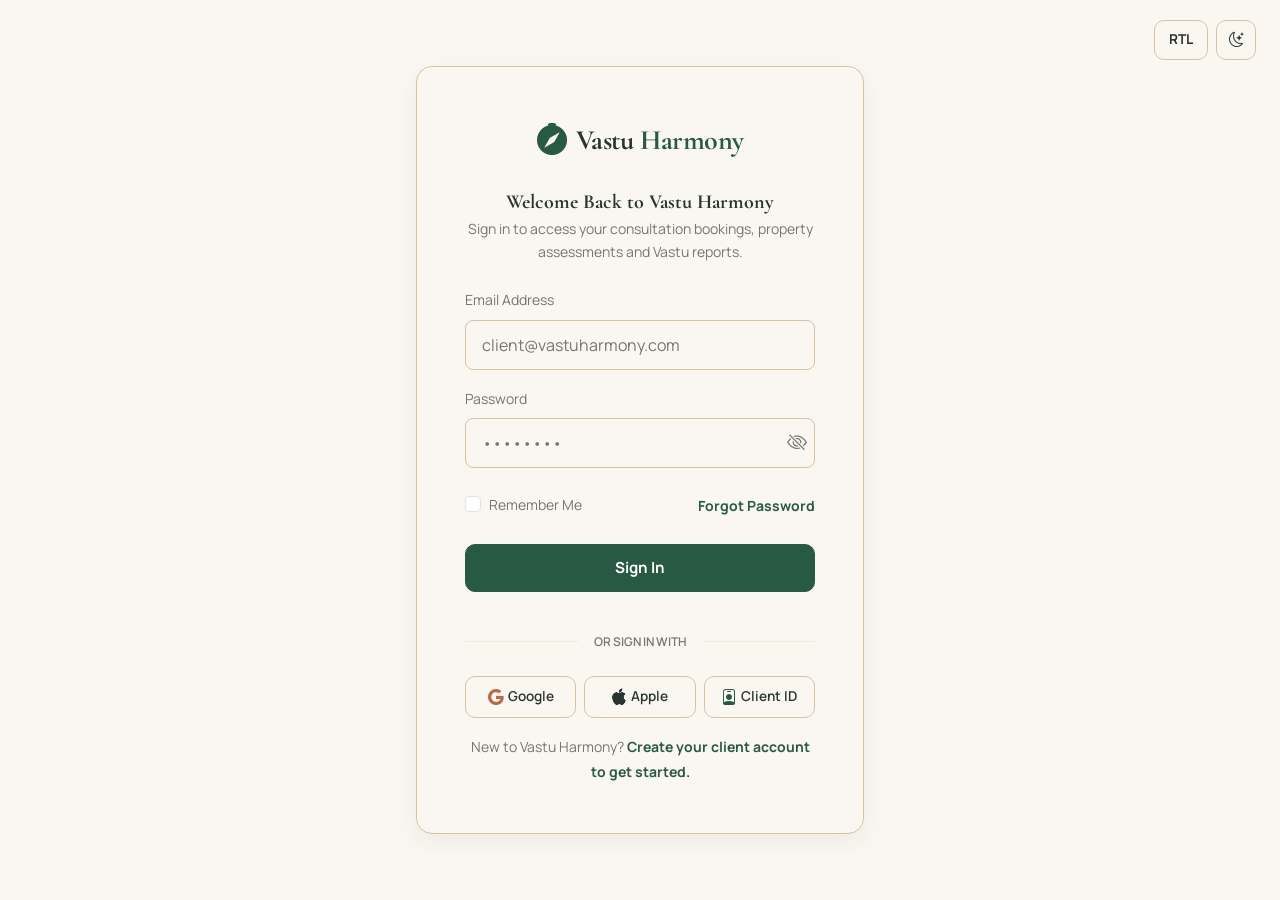
<file: login.html>
<!DOCTYPE html>
<html lang="en">

<head>
    <meta charset="UTF-8">
    <meta name="viewport" content="width=device-width, initial-scale=1.0">
    <title>Client Login Portal | Vastu Harmony</title>

    <link rel="icon" type="image/svg+xml" href="favicon.svg">
    <meta name="description"
        content="Sign in to access your consultation bookings, property assessments and Vastu reports.">

    <!-- Google Fonts: Cormorant Garamond (Headings) + Manrope (Body) -->
    <link rel="preconnect" href="https://fonts.googleapis.com">
    <link rel="preconnect" href="https://fonts.gstatic.com" crossorigin>
    <link
        href="https://fonts.googleapis.com/css2?family=Cormorant+Garamond:ital,wght@0,500;0,600;0,700;1,600&family=Manrope:wght@400;500;600;700&display=swap"
        rel="stylesheet">

    <!-- Bootstrap 5 CSS -->
    <link href="https://cdn.jsdelivr.net/npm/bootstrap@5.3.2/dist/css/bootstrap.min.css" rel="stylesheet">
    <!-- Bootstrap Icons -->
    <link rel="stylesheet" href="https://cdn.jsdelivr.net/npm/bootstrap-icons@1.11.1/font/bootstrap-icons.css">

    <!-- Custom CSS -->
    <link rel="stylesheet" href="assets/css/style.css">
    <link rel="stylesheet" href="assets/css/dark-mode.css">
    <link rel="stylesheet" href="assets/css/rtl.css">
</head>

<body data-theme="light" class="bg-primary-dark auth-page">

    <div class="container-fluid p-0 min-vh-100 d-flex flex-column justify-content-center align-items-center py-4">

        <div class="w-100 px-3" style="max-width: 480px;">

            <!-- Controls -->
            <div class="auth-top-controls d-flex justify-content-end gap-2 mb-3 z-index-3">
                <a href="#" id="rtlToggle"
                    class="btn btn-secondary-custom d-flex align-items-center justify-content-center fw-bold"
                    style="height: 40px; padding: 0 14px; font-size: 0.85rem;" title="Toggle RTL">RTL</a>
                <a href="#" id="themeToggle"
                    class="btn btn-secondary-custom d-flex align-items-center justify-content-center"
                    style="width: 40px; height: 40px;" title="Toggle Theme"><i class="bi bi-moon-stars fs-5"></i></a>
            </div>

            <div class="glass-card p-4 p-md-5 fade-up w-100">
                <div class="text-center mb-4">
                    <a class="navbar-brand justify-content-center mb-2 d-inline-flex align-items-center gap-2"
                        href="index.html">
                        <i class="bi bi-compass-fill fs-2 text-primary-accent"></i>
                        <span class="fs-3 fw-bold">Vastu <span class="text-primary-accent">Harmony</span></span>
                    </a>
                    <h4 class="fw-bold mt-3 mb-1">Welcome Back to Vastu Harmony</h4>
                    <p class="text-secondary small mb-0">Sign in to access your consultation bookings, property
                        assessments and Vastu reports.</p>
                </div>

                <form action="dashboard.html">
                    <div class="mb-3">
                        <label class="form-label text-secondary small">Email Address</label>
                        <input type="email" class="form-control form-control-glass"
                            placeholder="client@vastuharmony.com" required>
                    </div>

                    <div class="mb-4">
                        <label class="form-label text-secondary small">Password</label>
                        <div class="position-relative">
                            <input type="password" class="form-control form-control-glass pe-5" id="loginPassword"
                                placeholder="••••••••" required>
                            <button type="button"
                                class="btn text-secondary position-absolute end-0 top-50 translate-middle-y me-2 p-0 border-0 bg-transparent"
                                onclick="togglePasswordVisibility('loginPassword', this)"
                                title="Toggle Password Visibility">
                                <i class="bi bi-eye-slash fs-5"></i>
                            </button>
                        </div>
                    </div>

                    <div class="d-flex justify-content-between align-items-center flex-wrap gap-2 mb-4">
                        <div class="form-check">
                            <input type="checkbox" class="form-check-input" id="rememberMe">
                            <label class="form-check-label text-secondary small" for="rememberMe">Remember Me</label>
                        </div>
                        <a href="#"
                            onclick="alert('Password reset instructions have been sent to your registered email address.');"
                            class="text-primary-accent text-decoration-none small fw-bold text-nowrap">Forgot Password</a>
                    </div>

                    <button type="submit" class="btn btn-primary-orange w-100 mb-3 fw-bold">Sign In</button>

                    <!-- Social Login Divider -->
                    <div class="d-flex align-items-center my-4">
                        <hr class="flex-grow-1 border-secondary my-0">
                        <span class="px-3 text-secondary small text-uppercase fw-semibold"
                            style="font-size: 0.75rem;">Or Sign In With</span>
                        <hr class="flex-grow-1 border-secondary my-0">
                    </div>

                    <!-- Social Login Buttons Row -->
                    <div class="row g-2 mb-3 align-items-stretch">
                        <div class="col-4 d-flex">
                            <button type="button"
                                class="btn btn-secondary-custom w-100 py-2 px-2 d-flex align-items-center justify-content-center gap-1 small fw-semibold text-nowrap"
                                onclick="window.location.href='dashboard.html';" title="Sign in with Google">
                                <i class="bi bi-google text-terracotta fs-6"></i> <span>Google</span>
                            </button>
                        </div>
                        <div class="col-4 d-flex">
                            <button type="button"
                                class="btn btn-secondary-custom w-100 py-2 px-2 d-flex align-items-center justify-content-center gap-1 small fw-semibold text-nowrap"
                                onclick="window.location.href='dashboard.html';" title="Sign in with Apple">
                                <i class="bi bi-apple fs-6"></i> <span>Apple</span>
                            </button>
                        </div>
                        <div class="col-4 d-flex">
                            <button type="button"
                                class="btn btn-secondary-custom w-100 py-2 px-2 d-flex align-items-center justify-content-center gap-1 small fw-semibold text-nowrap"
                                onclick="window.location.href='dashboard.html';" title="Sign in with Client ID">
                                <i class="bi bi-person-badge text-primary-accent fs-6"></i> <span>Client ID</span>
                            </button>
                        </div>
                    </div>

                    <div class="text-center mt-3">
                        <span class="text-secondary small">New to Vastu Harmony? <a href="register.html"
                                class="text-primary-accent text-decoration-none fw-bold">Create your client account to
                                get started.</a></span>
                    </div>
                </form>
            </div>
        </div>

    </div>

    <script src="https://cdn.jsdelivr.net/npm/bootstrap@5.3.2/dist/js/bootstrap.bundle.min.js"></script>
    <script src="assets/js/main.js"></script>
</body>

</html>
</file>
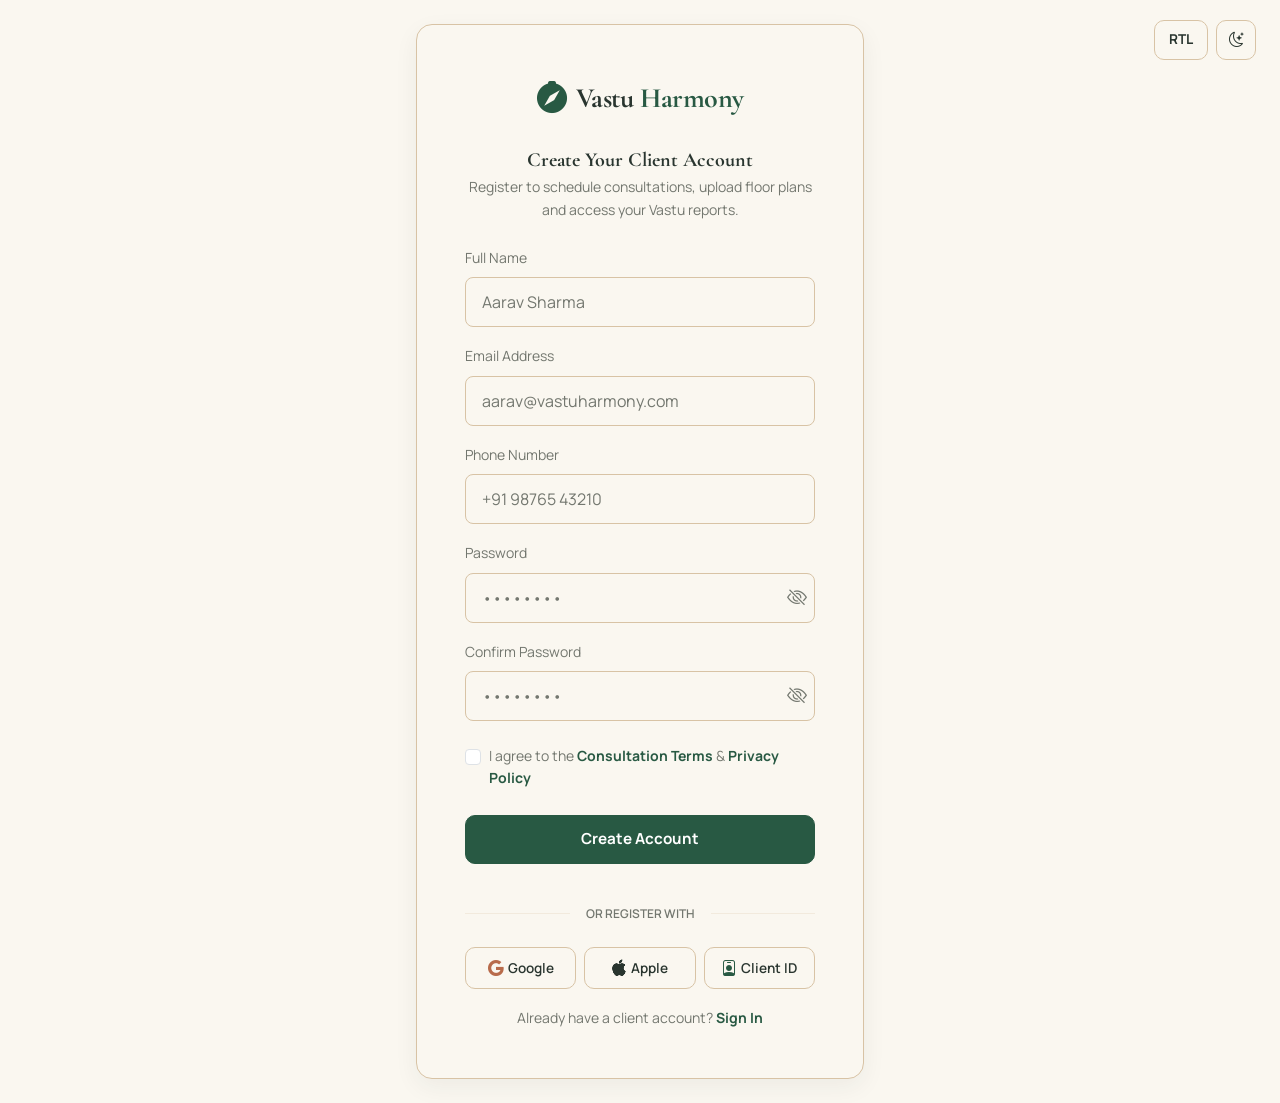
<file: register.html>
<!DOCTYPE html>
<html lang="en">

<head>
    <meta charset="UTF-8">
    <meta name="viewport" content="width=device-width, initial-scale=1.0">
    <title>Create Your Client Account | Vastu Harmony</title>

    <link rel="icon" type="image/svg+xml" href="favicon.svg">
    <meta name="description"
        content="Create your Vastu Harmony client account to manage your consultation bookings, floor plan uploads and Vastu assessment reports.">

    <!-- Google Fonts: Cormorant Garamond (Headings) + Manrope (Body) -->
    <link rel="preconnect" href="https://fonts.googleapis.com">
    <link rel="preconnect" href="https://fonts.gstatic.com" crossorigin>
    <link
        href="https://fonts.googleapis.com/css2?family=Cormorant+Garamond:ital,wght@0,500;0,600;0,700;1,600&family=Manrope:wght@400;500;600;700&display=swap"
        rel="stylesheet">

    <!-- Bootstrap 5 CSS -->
    <link href="https://cdn.jsdelivr.net/npm/bootstrap@5.3.2/dist/css/bootstrap.min.css" rel="stylesheet">
    <!-- Bootstrap Icons -->
    <link rel="stylesheet" href="https://cdn.jsdelivr.net/npm/bootstrap-icons@1.11.1/font/bootstrap-icons.css">

    <!-- Custom CSS -->
    <link rel="stylesheet" href="assets/css/style.css">
    <link rel="stylesheet" href="assets/css/dark-mode.css">
    <link rel="stylesheet" href="assets/css/rtl.css">
</head>

<body data-theme="light" class="bg-primary-dark auth-page">

    <div class="container-fluid p-0 min-vh-100 d-flex flex-column justify-content-center align-items-center py-4">

        <div class="w-100 px-3" style="max-width: 480px;">

            <!-- Controls -->
            <div class="auth-top-controls d-flex justify-content-end gap-2 mb-3 z-index-3">
                <a href="#" id="rtlToggle"
                    class="btn btn-secondary-custom d-flex align-items-center justify-content-center fw-bold"
                    style="height: 40px; padding: 0 14px; font-size: 0.85rem;" title="Toggle RTL">RTL</a>
                <a href="#" id="themeToggle"
                    class="btn btn-secondary-custom d-flex align-items-center justify-content-center"
                    style="width: 40px; height: 40px;" title="Toggle Theme"><i class="bi bi-moon-stars fs-5"></i></a>
            </div>

            <div class="glass-card p-4 p-md-5 fade-up w-100">
                <div class="text-center mb-4">
                    <a class="navbar-brand justify-content-center mb-2 d-inline-flex align-items-center gap-2"
                        href="index.html">
                        <i class="bi bi-compass-fill fs-2 text-primary-accent"></i>
                        <span class="fs-3 fw-bold">Vastu <span class="text-primary-accent">Harmony</span></span>
                    </a>
                    <h4 class="fw-bold mt-3 mb-1">Create Your Client Account</h4>
                    <p class="text-secondary small mb-0">Register to schedule consultations, upload floor plans and
                        access your Vastu reports.</p>
                </div>

                <form action="login.html">
                    <div class="mb-3">
                        <label class="form-label text-secondary small">Full Name</label>
                        <input type="text" class="form-control form-control-glass" placeholder="Aarav Sharma" required>
                    </div>

                    <div class="mb-3">
                        <label class="form-label text-secondary small">Email Address</label>
                        <input type="email" class="form-control form-control-glass" placeholder="aarav@vastuharmony.com"
                            required>
                    </div>

                    <div class="mb-3">
                        <label class="form-label text-secondary small">Phone Number</label>
                        <input type="tel" class="form-control form-control-glass" placeholder="+91 98765 43210"
                            required>
                    </div>

                    <div class="mb-3">
                        <label class="form-label text-secondary small">Password</label>
                        <div class="position-relative">
                            <input type="password" class="form-control form-control-glass pe-5" id="regPassword"
                                placeholder="••••••••" required>
                            <button type="button"
                                class="btn text-secondary position-absolute end-0 top-50 translate-middle-y me-2 p-0 border-0 bg-transparent"
                                onclick="togglePasswordVisibility('regPassword', this)"
                                title="Toggle Password Visibility">
                                <i class="bi bi-eye-slash fs-5"></i>
                            </button>
                        </div>
                    </div>

                    <div class="mb-4">
                        <label class="form-label text-secondary small">Confirm Password</label>
                        <div class="position-relative">
                            <input type="password" class="form-control form-control-glass pe-5" id="confirmPassword"
                                placeholder="••••••••" required>
                            <button type="button"
                                class="btn text-secondary position-absolute end-0 top-50 translate-middle-y me-2 p-0 border-0 bg-transparent"
                                onclick="togglePasswordVisibility('confirmPassword', this)"
                                title="Toggle Password Visibility">
                                <i class="bi bi-eye-slash fs-5"></i>
                            </button>
                        </div>
                    </div>

                    <div class="form-check mb-4">
                        <input type="checkbox" class="form-check-input" id="privacyPolicy" required>
                        <label class="form-check-label text-secondary small" for="privacyPolicy">
                            I agree to the <a href="#"
                                class="text-primary-accent text-decoration-none fw-bold">Consultation Terms</a> & <a
                                href="#" class="text-primary-accent text-decoration-none fw-bold">Privacy Policy</a>
                        </label>
                    </div>

                    <button type="submit" class="btn btn-primary-orange w-100 mb-3 fw-bold">Create Account</button>

                    <!-- Social Login Divider -->
                    <div class="d-flex align-items-center my-4">
                        <hr class="flex-grow-1 border-secondary my-0">
                        <span class="px-3 text-secondary small text-uppercase fw-semibold"
                            style="font-size: 0.75rem;">Or Register With</span>
                        <hr class="flex-grow-1 border-secondary my-0">
                    </div>

                    <!-- Social Login Buttons Row -->
                    <div class="row g-2 mb-3 align-items-stretch">
                        <div class="col-4 d-flex">
                            <button type="button"
                                class="btn btn-secondary-custom w-100 py-2 px-2 d-flex align-items-center justify-content-center gap-1 small fw-semibold text-nowrap"
                                onclick="window.location.href='dashboard.html';" title="Sign up with Google">
                                <i class="bi bi-google text-terracotta fs-6"></i> <span>Google</span>
                            </button>
                        </div>
                        <div class="col-4 d-flex">
                            <button type="button"
                                class="btn btn-secondary-custom w-100 py-2 px-2 d-flex align-items-center justify-content-center gap-1 small fw-semibold text-nowrap"
                                onclick="window.location.href='dashboard.html';" title="Sign up with Apple">
                                <i class="bi bi-apple fs-6"></i> <span>Apple</span>
                            </button>
                        </div>
                        <div class="col-4 d-flex">
                            <button type="button"
                                class="btn btn-secondary-custom w-100 py-2 px-2 d-flex align-items-center justify-content-center gap-1 small fw-semibold text-nowrap"
                                onclick="window.location.href='dashboard.html';" title="Sign up with Client ID">
                                <i class="bi bi-person-badge text-primary-accent fs-6"></i> <span>Client ID</span>
                            </button>
                        </div>
                    </div>

                    <div class="text-center mt-3">
                        <span class="text-secondary small">Already have a client account? <a href="login.html"
                                class="text-primary-accent text-decoration-none fw-bold">Sign In</a></span>
                    </div>
                </form>
            </div>
        </div>

    </div>

    <script src="https://cdn.jsdelivr.net/npm/bootstrap@5.3.2/dist/js/bootstrap.bundle.min.js"></script>
    <script src="assets/js/main.js"></script>
</body>

</html>
</file>
<file: assets/css/style.css>
/* ==========================================================================
   Vastu Harmony — Professional Vastu Consultation & Architectural Guidance
   Palette: Deep Forest Green #285943 | Warm Sand #D8C3A5 | Antique Gold #C49A45
            Warm Ivory #FAF7F0 | Soft Sage #E8EFE7 | Deep Charcoal #29352F
            Muted Earth Grey #73776F | Terracotta #B86B4B
   Typography: Cormorant Garamond (Headings) + Manrope (Body, Navigation & Buttons)
   ========================================================================== */

:root {
    /* Palette — Traditional Indian Vastu Harmony Theme */
    --primary-bg: #FAF7F0;
    --secondary-bg: #E8EFE7;
    --card-bg: #FAF7F0;
    --primary-accent: #285943;
    --primary-accent-hover: #1E4533;
    --secondary-sand: #D8C3A5;
    --accent-gold: #C49A45;
    --highlight-terracotta: #B86B4B;
    --deep-black: #29352F;
    --pure-white: #FAF7F0;
    --text-primary: #29352F;
    --text-secondary: #73776F;
    --border-color: #D8C3A5;
    --card-shadow: 0 8px 24px rgba(41, 53, 47, 0.06);
    --glow-color: rgba(40, 89, 67, 0.22);
    
    /* Typography */
    --font-heading: 'Cormorant Garamond', Georgia, serif;
    --font-body: 'Manrope', sans-serif;
    
    /* UI Dimensions */
    --radius-card: 16px;
    --radius-btn: 10px;
    --navbar-bg: rgba(250, 247, 240, 0.94);
    --sidebar-bg: rgba(232, 239, 231, 0.97);
}

[data-theme="dark"] {
    /* Palette — Evening Vastu Sanctuary Theme */
    --primary-bg: #1C2520;
    --secondary-bg: #232E28;
    --card-bg: #232E28;
    --primary-accent: #285943;
    --primary-accent-hover: #C49A45;
    --secondary-sand: #D8C3A5;
    --accent-gold: #C49A45;
    --highlight-terracotta: #B86B4B;
    --deep-black: #141B17;
    --pure-white: #FAF7F0;
    --text-primary: #FAF7F0;
    --text-secondary: #D8C3A5;
    --border-color: rgba(216, 195, 165, 0.28);
    --card-shadow: 0 10px 30px rgba(0, 0, 0, 0.35);
    --glow-color: rgba(196, 154, 69, 0.25);
    --navbar-bg: rgba(28, 37, 32, 0.94);
    --sidebar-bg: rgba(35, 46, 40, 0.97);
}

* {
    margin: 0;
    padding: 0;
    box-sizing: border-box;
}

html {
    overflow-x: clip;
}

body {
    font-family: var(--font-body);
    background-color: var(--primary-bg);
    color: var(--text-primary);
    line-height: 1.6;
    overflow-x: clip;
    transition: background-color 0.3s ease, color 0.3s ease;
    -webkit-font-smoothing: antialiased;
}

/* Fluid Responsive Typography - Balanced Viewport Fit */
h1, .display-1, .display-2, .display-3 {
    font-family: var(--font-heading);
    font-weight: 700;
    font-size: clamp(2rem, 3.6vw, 2.9rem);
    line-height: 1.15;
    letter-spacing: -0.025em;
    color: var(--text-primary);
    margin-bottom: 1rem;
}

.display-4 {
    font-family: var(--font-heading);
    font-weight: 700;
    font-size: clamp(1.75rem, 3vw, 2.45rem);
    line-height: 1.18;
    letter-spacing: -0.02em;
    color: var(--text-primary);
    margin-bottom: 0.85rem;
}

h2, .display-5, .display-6 {
    font-family: var(--font-heading);
    font-weight: 700;
    font-size: clamp(1.5rem, 2.8vw, 2.2rem);
    line-height: 1.2;
    letter-spacing: -0.02em;
    color: var(--text-primary);
    margin-bottom: 0.85rem;
}

h3 {
    font-family: var(--font-heading);
    font-weight: 600;
    font-size: clamp(1.25rem, 2.2vw, 1.65rem);
    line-height: 1.25;
    letter-spacing: -0.01em;
    color: var(--text-primary);
    margin-bottom: 0.75rem;
}

h4 {
    font-family: var(--font-heading);
    font-weight: 600;
    font-size: clamp(1.1rem, 1.8vw, 1.25rem);
    color: var(--text-primary);
    margin-bottom: 0.65rem;
}

h5, h6 {
    font-family: var(--font-heading);
    font-weight: 600;
    color: var(--text-primary);
    margin-bottom: 0.45rem;
}

p, .lead {
    font-family: var(--font-body);
}

.lead {
    font-size: clamp(0.95rem, 1.25vw, 1.08rem);
    color: var(--text-secondary);
    line-height: 1.55;
}

/* Eyebrow Labels with Antique Gold & Terracotta accent line */
.eyebrow-label {
    display: inline-flex;
    align-items: center;
    gap: 0.5rem;
    font-family: var(--font-body);
    font-weight: 700;
    font-size: 0.82rem;
    letter-spacing: 0.08em;
    text-uppercase: uppercase;
    color: var(--primary-accent);
    margin-bottom: 0.75rem;
    position: relative;
}

.eyebrow-label::before {
    content: '';
    display: inline-block;
    width: 24px;
    height: 2px;
    background: var(--accent-gold);
    border-radius: 2px;
}

/* Text & Border Helpers */
.text-primary-accent { color: var(--primary-accent) !important; }
.bg-primary-accent { background-color: var(--primary-accent) !important; }
.text-secondary { color: var(--text-secondary) !important; }
.text-accent-gold { color: var(--accent-gold) !important; }
.text-terracotta { color: var(--highlight-terracotta) !important; }
.bg-terracotta { background-color: var(--highlight-terracotta) !important; }
.bg-accent-gold { background-color: var(--accent-gold) !important; }
.border-primary { border-color: var(--primary-accent) !important; }

.border-theme,
.border,
.border-top,
.border-end,
.border-bottom,
.border-start,
.border-secondary {
    border-color: var(--border-color) !important;
}

a {
    color: var(--primary-accent);
    text-decoration: none;
    transition: all 0.25s ease;
}

a:hover {
    color: var(--primary-accent-hover);
}

/* Background Utility Classes */
.bg-primary-dark { background-color: var(--primary-bg) !important; }
.bg-secondary-dark { background-color: var(--secondary-bg) !important; }

/* Navbar - Glassmorphism Fixed Top */
.navbar-glass {
    background: var(--navbar-bg);
    backdrop-filter: blur(12px);
    -webkit-backdrop-filter: blur(12px);
    border-bottom: 1px solid var(--border-color);
    position: fixed !important;
    top: 0;
    left: 0;
    right: 0;
    width: 100%;
    z-index: 1050;
    transition: background-color 0.3s ease, border-color 0.3s ease;
}

body:has(.navbar-glass) {
    padding-top: 76px;
}

@media (max-width: 991.98px) {
    body:has(.navbar-glass) {
        padding-top: 70px;
    }
}

.navbar-brand {
    font-family: var(--font-heading);
    font-weight: 700;
    font-size: 1.45rem;
    color: var(--text-primary) !important;
    display: flex;
    align-items: center;
    gap: 0.5rem;
    letter-spacing: -0.02em;
}

.navbar-brand i {
    color: var(--primary-accent);
}

.nav-link {
    font-family: var(--font-body);
    color: var(--text-secondary) !important;
    font-weight: 500;
    font-size: 0.95rem;
    padding: 0.5rem 1rem;
    position: relative;
    transition: color 0.25s ease;
}

.navbar-nav .nav-link:hover, 
.navbar-nav .nav-link.active {
    color: var(--primary-accent) !important;
}

.navbar-nav .nav-link::after {
    content: '';
    position: absolute;
    bottom: -2px;
    left: 50%;
    transform: translateX(-50%);
    width: 0;
    height: 2px;
    background: var(--primary-accent);
    transition: width 0.25s ease;
    border-radius: 2px;
}

.navbar-nav .nav-link:hover::after, 
.navbar-nav .nav-link.active::after {
    width: 70%;
}

/* Dashboard Sidebar Navigation - Single Consistent Active-State Style */
#sidebar .nav-link,
#dashboardTabs .nav-link {
    font-family: var(--font-body);
    color: var(--text-secondary) !important;
    font-weight: 500;
    font-size: 0.95rem;
    padding: 0.65rem 1rem;
    border-radius: var(--radius-btn);
    transition: color 0.2s ease, background-color 0.2s ease, box-shadow 0.2s ease;
    position: relative;
    border: none;
    background: transparent;
}

#sidebar .nav-link::after,
#dashboardTabs .nav-link::after {
    display: none !important;
    content: none !important;
    width: 0 !important;
    height: 0 !important;
}

#sidebar .nav-link:hover,
#dashboardTabs .nav-link:hover {
    color: var(--primary-accent) !important;
    background-color: rgba(40, 89, 67, 0.12) !important;
}

#sidebar .nav-link.active,
#dashboardTabs .nav-link.active,
.nav-pills .nav-link.active {
    color: #FAF7F0 !important;
    background-color: var(--primary-accent) !important;
    font-weight: 600;
    box-shadow: 0 4px 12px rgba(40, 89, 67, 0.25);
}

.navbar-toggler {
    padding: 0.4rem 0.6rem;
    border-radius: 8px;
    color: var(--text-primary) !important;
}

/* Header Controls Consistency (Theme, RTL, and Primary CTA) */
.navbar-glass .btn-secondary-custom,
.navbar-glass #rtlToggle,
.navbar-glass #themeToggle,
.navbar-glass a[href="dashboard.html"],
.navbar-glass .btn-primary-orange,
.navbar-glass a[href="login.html"],
.auth-top-controls #rtlToggle,
.auth-top-controls #themeToggle {
    height: 40px !important;
    border-radius: var(--radius-btn) !important;
    display: inline-flex !important;
    align-items: center !important;
    justify-content: center !important;
    box-sizing: border-box !important;
    line-height: 1;
}

.navbar-glass #themeToggle,
.navbar-glass a[href="dashboard.html"],
.auth-top-controls #themeToggle {
    width: 40px !important;
    height: 40px !important;
    padding: 0 !important;
    flex-shrink: 0;
}

.navbar-glass #rtlToggle,
.auth-top-controls #rtlToggle {
    height: 40px !important;
    min-width: 40px;
    padding: 0 14px !important;
    font-size: 0.85rem;
    flex-shrink: 0;
}

.navbar-glass .btn-primary-orange,
.navbar-glass a[href="login.html"] {
    height: 40px !important;
    padding: 0 1.5rem !important;
    font-size: 0.95rem;
    line-height: 1;
    white-space: nowrap;
}

/* Buttons — Primary & Secondary Accent */
.btn-gradient, .btn-primary-orange {
    background-color: var(--primary-accent);
    color: #FFFFFF !important;
    border: 1px solid var(--primary-accent);
    border-radius: var(--radius-btn);
    padding: 0.75rem 1.75rem;
    font-family: var(--font-body);
    font-weight: 600;
    font-size: 0.95rem;
    display: inline-flex;
    align-items: center;
    justify-content: center;
    gap: 0.5rem;
    cursor: pointer;
    transition: transform 0.25s cubic-bezier(0.16, 1, 0.3, 1), box-shadow 0.25s ease, background-color 0.25s ease;
}

.btn-gradient:hover, .btn-primary-orange:hover {
    background-color: var(--primary-accent-hover);
    border-color: var(--primary-accent-hover);
    transform: translateY(-2px);
    box-shadow: 0 6px 20px var(--glow-color);
}

.btn-outline-glow, .btn-secondary-custom {
    background: transparent;
    color: var(--text-primary);
    border: 1px solid var(--border-color);
    border-radius: var(--radius-btn);
    padding: 0.75rem 1.75rem;
    font-family: var(--font-body);
    font-weight: 600;
    font-size: 0.95rem;
    display: inline-flex;
    align-items: center;
    justify-content: center;
    gap: 0.5rem;
    cursor: pointer;
    transition: all 0.25s ease;
}

.btn-outline-glow:hover, .btn-secondary-custom:hover {
    border-color: var(--primary-accent);
    color: var(--primary-accent);
    background: rgba(40, 89, 67, 0.08);
    transform: translateY(-2px);
}

.btn-secondary-custom .bi-apple {
    color: currentColor;
    transition: color 0.25s ease;
}

/* Cards & Product Cards System */
.glass-card {
    background: var(--card-bg);
    border: 1px solid var(--border-color);
    border-radius: var(--radius-card);
    padding: 1.5rem;
    box-shadow: var(--card-shadow);
    transition: transform 0.3s cubic-bezier(0.16, 1, 0.3, 1), box-shadow 0.3s ease, border-color 0.3s ease;
    position: relative;
    overflow: hidden;
}

.glass-card:hover {
    transform: translateY(-4px);
    box-shadow: 0 14px 35px rgba(0, 0, 0, 0.12);
    border-color: var(--primary-accent);
}

/* Product Card Styling */
.product-card {
    background: var(--card-bg);
    border: 1px solid var(--border-color);
    border-radius: var(--radius-card);
    padding: 1rem;
    transition: transform 0.3s cubic-bezier(0.16, 1, 0.3, 1), box-shadow 0.3s ease, border-color 0.3s ease;
    display: flex;
    flex-direction: column;
    height: 100%;
}

.product-card:hover {
    transform: translateY(-5px);
    box-shadow: 0 16px 36px rgba(0, 0, 0, 0.15);
    border-color: var(--primary-accent);
}

.product-card .product-img-wrapper {
    position: relative;
    width: 100%;
    height: 260px;
    border-radius: 12px;
    overflow: hidden;
    background: var(--primary-bg);
    margin-bottom: 1rem;
}

.product-card .product-img-wrapper img {
    width: 100%;
    height: 100%;
    object-fit: cover;
    transition: transform 0.4s cubic-bezier(0.16, 1, 0.3, 1);
}

.product-card:hover .product-img-wrapper img {
    transform: scale(1.06);
}

.product-card .badge-category {
    position: absolute;
    top: 12px;
    left: 12px;
    background: var(--highlight-terracotta);
    color: #FAF7F0;
    font-size: 0.75rem;
    font-weight: 600;
    padding: 0.35rem 0.75rem;
    border-radius: 20px;
    letter-spacing: 0.03em;
    z-index: 2;
}

.product-card .product-title {
    font-family: var(--font-heading);
    font-size: 1.15rem;
    font-weight: 600;
    color: var(--text-primary);
    margin-bottom: 0.35rem;
}

.product-card .product-desc {
    font-size: 0.875rem;
    color: var(--text-secondary);
    margin-bottom: 1rem;
    flex-grow: 1;
}

.product-card .product-footer {
    display: flex;
    align-items: center;
    justify-content: space-between;
    flex-wrap: wrap;
    gap: 0.75rem;
    padding-top: 0.75rem;
    border-top: 1px solid var(--border-color);
}

.product-card .product-price {
    font-family: var(--font-heading);
    font-size: 1.25rem;
    font-weight: 700;
    color: var(--text-primary);
    white-space: nowrap;
}

.product-card .product-footer .btn {
    white-space: nowrap;
}

@media (max-width: 575.98px) {
    .product-card .product-footer {
        flex-direction: column;
        align-items: stretch;
        gap: 0.75rem;
    }
    .product-card .product-footer .btn {
        width: 100%;
        text-align: center;
        justify-content: center;
    }
}

/* Floating Badges */
.floating-badge {
    position: absolute;
    background: var(--card-bg);
    border: 1px solid var(--border-color);
    box-shadow: 0 10px 25px rgba(0,0,0,0.12);
    border-radius: 12px;
    padding: 0.6rem 1.1rem;
    z-index: 5;
    animation: float 4s ease-in-out infinite;
}

@keyframes float {
    0%, 100% { transform: translateY(0); }
    50% { transform: translateY(-8px); }
}

/* Promotional Marquee Ticker */
.marquee-wrapper {
    overflow: hidden;
    white-space: nowrap;
    background: var(--secondary-bg);
    border-top: 1px solid var(--border-color);
    border-bottom: 1px solid var(--border-color);
    padding: 0.85rem 0;
}

.marquee-content {
    display: inline-block;
    animation: marquee 25s linear infinite;
}

.marquee-item {
    display: inline-flex;
    align-items: center;
    gap: 0.75rem;
    font-family: var(--font-heading);
    font-weight: 600;
    font-size: 0.95rem;
    letter-spacing: 0.04em;
    text-uppercase: uppercase;
    color: var(--text-primary);
    margin-right: 2.5rem;
}

.marquee-item i {
    color: var(--primary-accent);
}

@keyframes marquee {
    0% { transform: translateX(0); }
    100% { transform: translateX(-50%); }
}

/* ==========================================================================
   SPECIFIC UNIQUE HERO SECTIONS & SPECIALIZED PAGE SECTIONS
   ========================================================================== */

/* Hero Section Base Rules - Optimized Viewport Fit & Elimination of Giant Gaps */
.hero-creative-workshop,
.hero-design-journey,
.hero-editorial-about,
.hero-service-orbit,
.hero-blog-magazine,
.hero-pricing-stacked,
.hero-contact-collab {
    position: relative;
    padding: 2.25rem 0 1.75rem;
    display: flex;
    align-items: center;
    width: 100%;
}

@media (min-width: 992px) {
    .hero-creative-workshop,
    .hero-design-journey,
    .hero-editorial-about,
    .hero-service-orbit,
    .hero-blog-magazine,
    .hero-pricing-stacked,
    .hero-contact-collab {
        padding: 2.5rem 0 2rem;
        min-height: auto;
    }
}

@media (min-width: 1200px) {
    .hero-creative-workshop,
    .hero-design-journey,
    .hero-editorial-about,
    .hero-service-orbit,
    .hero-blog-magazine,
    .hero-pricing-stacked,
    .hero-contact-collab {
        padding: 2.75rem 0 2rem;
        min-height: auto;
    }
}

/* Journey Stages Grid for Home 2 - Clean Desktop Side-by-Side & Tablet/Mobile Stacked */
.journey-stages {
    position: relative;
    display: grid;
    grid-template-columns: repeat(3, minmax(0, 1fr));
    gap: 1.5rem;
    margin-top: 2rem;
    align-items: stretch;
    width: 100%;
}

.journey-stage-card {
    background: var(--card-bg);
    border: 1px solid var(--border-color);
    border-radius: var(--radius-card);
    padding: 1.5rem;
    text-align: left;
    position: relative;
    transition: transform 0.3s cubic-bezier(0.16, 1, 0.3, 1), border-color 0.3s ease, box-shadow 0.3s ease;
    display: flex;
    flex-direction: column;
    height: 100%;
    z-index: 2;
    transform: none !important;
    min-width: 0;
    overflow: hidden;
}

.journey-stage-card:hover {
    transform: translateY(-6px) !important;
    border-color: var(--primary-accent);
    box-shadow: 0 14px 35px var(--glow-color);
}

.journey-stage-card h4 {
    min-height: 2.8rem;
    display: flex;
    align-items: center;
    font-size: 1.15rem;
    margin-bottom: 0.5rem;
    line-height: 1.35;
    word-break: normal;
    overflow-wrap: break-word;
}

.journey-stage-card p {
    flex-grow: 1;
    min-height: 3.5rem;
    font-size: 0.9rem;
    line-height: 1.55;
    word-break: normal;
    overflow-wrap: break-word;
}

.journey-stage-card .stage-img-wrapper {
    margin-top: auto;
    width: 100%;
    height: 180px;
    border-radius: 12px;
    overflow: hidden;
    border: 1px solid var(--border-color);
    background: var(--primary-bg);
}

.journey-stage-card .badge,
.journey-stage-card .small {
    white-space: nowrap;
}

/* Badge high contrast styling across Light and Dark themes */
.badge.bg-secondary {
    background-color: var(--primary-bg) !important;
    color: var(--primary-accent) !important;
    border: 1px solid var(--border-color) !important;
}

.journey-stage-card .badge {
    background-color: var(--primary-bg) !important;
    color: var(--primary-accent) !important;
    border: 1px solid var(--border-color) !important;
}

.journey-stage-img {
    width: 100%;
    height: 100%;
    object-fit: cover;
    object-position: center;
    display: block;
    border-radius: 0;
    margin-top: 0;
    border: none;
    transition: transform 0.5s cubic-bezier(0.16, 1, 0.3, 1);
}

.journey-stage-card:hover .journey-stage-img {
    transform: scale(1.05);
}

/* Tablet (768px - 1024px) & Mobile (< 768px) - STACKED VERTICALLY */
@media (max-width: 1024px) {
    .journey-stages {
        grid-template-columns: 1fr !important;
        gap: 1.5rem;
        margin-top: 1.5rem;
        max-width: 680px;
        margin-left: auto;
        margin-right: auto;
    }
    .journey-stage-card {
        padding: 1.5rem;
    }
    .journey-stage-card h4 {
        font-size: 1.2rem;
        min-height: auto;
    }
    .journey-stage-card p {
        font-size: 0.92rem;
        min-height: auto;
        margin-bottom: 1.25rem;
    }
    .journey-stage-card .stage-img-wrapper {
        height: 220px;
    }
}

/* Mobile fine-tuning (< 576px) - Clean full-width stacked */
@media (max-width: 575.98px) {
    .journey-stages {
        max-width: 100%;
        gap: 1.25rem;
    }
    .journey-stage-card {
        padding: 1.25rem;
    }
    .journey-stage-card .stage-img-wrapper {
        height: 180px;
    }
}


/* Hero Product Grid Collage for Home Page */
.hero-product-grid {
    display: grid;
    grid-template-columns: repeat(2, 1fr);
    gap: 1rem;
    position: relative;
}

.hero-product-card {
    background: var(--card-bg);
    border: 1px solid var(--border-color);
    border-radius: 16px;
    padding: 0.75rem;
    position: relative;
    overflow: hidden;
    transition: transform 0.3s cubic-bezier(0.16, 1, 0.3, 1), border-color 0.3s ease, box-shadow 0.3s ease;
}

.hero-product-card:hover {
    transform: translateY(-5px);
    border-color: var(--primary-accent);
    box-shadow: 0 14px 32px var(--glow-color);
}

.hero-product-card img {
    width: 100%;
    height: 165px;
    object-fit: cover;
    border-radius: 10px;
    background: var(--primary-bg);
    border: 1px solid var(--border-color);
}

.hero-product-card .card-overlay-badge {
    position: absolute;
    bottom: 14px;
    left: 14px;
    background: var(--card-bg);
    border: 1px solid var(--border-color);
    padding: 0.35rem 0.75rem;
    border-radius: 20px;
    font-size: 0.75rem;
    font-weight: 600;
    color: var(--text-primary);
    box-shadow: 0 4px 14px rgba(0,0,0,0.2);
    display: flex;
    align-items: center;
    gap: 0.35rem;
}

@media (max-width: 575.98px) {
    .hero-product-grid {
        grid-template-columns: 1fr;
    }
}

.color-swatch {
    width: 32px;
    height: 32px;
    border-radius: 50%;
    border: 2px solid var(--border-color);
    cursor: pointer;
    transition: transform 0.2s ease, border-color 0.2s ease;
}

.color-swatch.active, .color-swatch:hover {
    transform: scale(1.15);
    border-color: var(--primary-accent);
}

/* Bento Box Grid Styling */
.bento-card {
    background: var(--card-bg);
    border: 1px solid var(--border-color);
    border-radius: var(--radius-card);
    padding: 1.75rem;
    height: 100%;
    transition: transform 0.3s ease, border-color 0.3s ease;
}

.bento-card:hover {
    transform: translateY(-4px);
    border-color: var(--primary-accent);
}

/* Timeline Components */
.timeline-track {
    position: relative;
    padding-left: 2rem;
    border-left: 2px dashed var(--border-color);
}

.timeline-item {
    position: relative;
    margin-bottom: 2.5rem;
}

.timeline-item .badge {
    background-color: var(--primary-accent) !important;
    color: var(--pure-white) !important;
}

.timeline-item::before {
    content: '';
    position: absolute;
    left: -2.4rem;
    top: 0.25rem;
    width: 14px;
    height: 14px;
    border-radius: 50%;
    background: var(--primary-accent);
    box-shadow: 0 0 10px var(--primary-accent);
}

/* Unique Accordion Styling */
.accordion-glass .accordion-item {
    background: var(--card-bg);
    border: 1px solid var(--border-color);
    border-radius: 12px !important;
    margin-bottom: 1rem;
    overflow: hidden;
}

.accordion-glass .accordion-button {
    background: var(--card-bg);
    color: var(--text-primary);
    font-family: var(--font-heading);
    font-weight: 600;
    box-shadow: none;
    padding: 1.25rem 1.5rem;
}

.accordion-glass .accordion-button:not(.collapsed) {
    color: var(--primary-accent);
    background: rgba(40, 89, 67, 0.08);
}

.accordion-glass .accordion-body {
    background: var(--card-bg);
    color: var(--text-secondary);
    padding: 0 1.5rem 1.25rem;
}

/* Footer & Utilities */
.footer {
    background: var(--secondary-bg);
    border-top: 1px solid var(--border-color);
    padding: 4rem 0 2rem;
    margin-top: auto;
}

.footer-link {
    color: var(--text-secondary) !important;
    transition: color 0.25s ease, transform 0.25s ease;
    display: inline-block;
}

.footer-link:hover {
    color: var(--primary-accent) !important;
    transform: translateX(4px);
}

.social-icon,
.social-icon-circle,
.footer a.rounded-circle,
.footer .btn.rounded-circle,
.footer .rounded-circle,
footer a.rounded-circle,
footer .btn.rounded-circle,
footer .rounded-circle,
footer .social-icon,
footer .social-icon-circle {
    display: inline-flex !important;
    align-items: center !important;
    justify-content: center !important;
    width: 38px !important;
    height: 38px !important;
    min-width: 38px !important;
    min-height: 38px !important;
    max-width: 38px !important;
    max-height: 38px !important;
    padding: 0 !important;
    border-radius: 50% !important;
    aspect-ratio: 1 / 1 !important;
    flex-shrink: 0 !important;
    box-sizing: border-box !important;
    line-height: 1 !important;
    border: 1px solid var(--border-color);
    background: var(--card-bg);
    color: var(--text-secondary);
    transition: all 0.25s ease;
    overflow: hidden !important;
}

.social-icon:hover,
.social-icon-circle:hover,
.footer a.rounded-circle:hover,
.footer .btn.rounded-circle:hover,
.footer .rounded-circle:hover,
footer a.rounded-circle:hover,
footer .btn.rounded-circle:hover,
footer .rounded-circle:hover,
footer .social-icon:hover,
footer .social-icon-circle:hover {
    background: var(--primary-accent) !important;
    border-color: var(--primary-accent) !important;
    color: #FFFFFF !important;
    transform: translateY(-2px);
}

.social-icon i,
.social-icon-circle i,
.footer a.rounded-circle i,
.footer .btn.rounded-circle i,
.footer .rounded-circle i,
footer a.rounded-circle i,
footer .btn.rounded-circle i,
footer .rounded-circle i,
footer .social-icon i,
footer .social-icon-circle i {
    display: inline-flex !important;
    align-items: center !important;
    justify-content: center !important;
    font-size: 1rem !important;
    line-height: 1 !important;
    margin: 0 !important;
    padding: 0 !important;
}

.back-to-top {
    position: fixed;
    right: 24px;
    bottom: 24px;
    width: 44px;
    height: 44px;
    border-radius: 50%;
    border: 1px solid var(--border-color);
    background: var(--card-bg);
    color: var(--text-primary);
    display: inline-flex;
    align-items: center;
    justify-content: center;
    z-index: 1040;
    opacity: 0;
    visibility: hidden;
    transform: translateY(8px);
    transition: all 0.25s ease;
}

.back-to-top.show {
    opacity: 1;
    visibility: visible;
    transform: translateY(0);
}

.back-to-top:hover {
    background: var(--primary-accent);
    border-color: var(--primary-accent);
    color: #FFFFFF;
}

.form-control-glass {
    background-color: var(--card-bg);
    border: 1px solid var(--border-color);
    color: var(--text-primary);
    border-radius: 8px;
    padding: 0.75rem 1rem;
    font-family: var(--font-body);
}

.form-control-glass:focus {
    background-color: var(--card-bg);
    border-color: var(--primary-accent);
    box-shadow: 0 0 0 0.2rem var(--glow-color);
    color: var(--text-primary);
}

/* Custom dropdown arrow for form-select */
.form-select.form-control-glass {
    background-image: url("data:image/svg+xml,%3csvg xmlns='http://www.w3.org/2000/svg' viewBox='0 0 16 16'%3e%3cpath fill='none' stroke='%23737373' stroke-linecap='round' stroke-linejoin='round' stroke-width='2' d='m2 5 6 6 6-6'/%3e%3c/svg%3e") !important;
    background-repeat: no-repeat !important;
    background-position: right 1rem center !important;
    background-size: 16px 12px !important;
    padding-right: 2.5rem !important;
}

[data-theme="dark"] .form-select.form-control-glass {
    background-image: url("data:image/svg+xml,%3csvg xmlns='http://www.w3.org/2000/svg' viewBox='0 0 16 16'%3e%3cpath fill='none' stroke='%23ffffff' stroke-linecap='round' stroke-linejoin='round' stroke-width='2' d='m2 5 6 6 6-6'/%3e%3c/svg%3e") !important;
}

.form-control-glass::placeholder {
    color: var(--text-secondary);
}

.form-control-glass:disabled {
    background-color: var(--primary-bg) !important;
    color: var(--text-secondary) !important;
    border-color: var(--border-color) !important;
    opacity: 0.7;
}

/* Auth Page Controls & Interactive Hover Effects */
.auth-top-controls {
    position: static;
}

/* Auth Page Links Hover States */
.auth-page a {
    transition: color 0.25s ease, text-decoration 0.25s ease, opacity 0.25s ease, transform 0.25s ease;
}

.auth-page a:not(.btn):not(.navbar-brand):hover {
    color: var(--primary-accent-hover) !important;
    text-decoration: underline !important;
}

[data-theme="dark"] .auth-page a:not(.btn):not(.navbar-brand):hover {
    color: var(--accent-gold) !important;
    text-shadow: 0 0 10px rgba(196, 154, 69, 0.4);
}

/* Auth Page Brand Logo Hover */
.auth-page .navbar-brand {
    transition: transform 0.25s ease, opacity 0.25s ease;
    display: inline-flex;
}

.auth-page .navbar-brand:hover {
    transform: translateY(-2px);
    opacity: 0.95;
}

.auth-page .navbar-brand i {
    transition: transform 0.35s ease, color 0.25s ease;
}

.auth-page .navbar-brand:hover i {
    transform: rotate(20deg) scale(1.1);
    color: var(--accent-gold) !important;
}

/* Password Eye Toggle Icon Hover */
.auth-page .position-relative button.btn {
    transition: transform 0.2s ease, opacity 0.2s ease;
}

.auth-page .position-relative button.btn:hover {
    opacity: 1 !important;
}

.auth-page .position-relative button.btn i {
    transition: transform 0.25s ease, color 0.25s ease;
}

.auth-page .position-relative button.btn:hover i {
    transform: scale(1.22);
    color: var(--primary-accent) !important;
}

[data-theme="dark"] .auth-page .position-relative button.btn:hover i {
    color: var(--accent-gold) !important;
}

/* Social Login Buttons and Icons Hover */
.auth-page .row.g-2 .btn-secondary-custom {
    padding: 0.55rem 0.5rem !important;
    font-size: 0.85rem !important;
    white-space: nowrap !important;
    height: 42px !important;
    transition: transform 0.25s cubic-bezier(0.16, 1, 0.3, 1), 
                box-shadow 0.25s ease, 
                border-color 0.25s ease, 
                background-color 0.25s ease !important;
    cursor: pointer;
}

.auth-page .row.g-2 .btn-secondary-custom:hover {
    transform: translateY(-2px);
    border-color: var(--primary-accent) !important;
    background: rgba(40, 89, 67, 0.1) !important;
    box-shadow: 0 6px 16px rgba(40, 89, 67, 0.18);
}

[data-theme="dark"] .auth-page .row.g-2 .btn-secondary-custom:hover {
    border-color: var(--accent-gold) !important;
    background: rgba(196, 154, 69, 0.12) !important;
    box-shadow: 0 6px 16px rgba(196, 154, 69, 0.25);
}

.auth-page .row.g-2 .btn-secondary-custom i {
    transition: transform 0.25s ease;
    display: inline-block;
}

.auth-page .row.g-2 .btn-secondary-custom:hover i {
    transform: scale(1.2);
}

/* Top Controls Hover (Theme and RTL) */
.auth-top-controls #rtlToggle,
.auth-top-controls #themeToggle {
    transition: transform 0.25s ease, border-color 0.25s ease, color 0.25s ease, box-shadow 0.25s ease;
}

.auth-top-controls #rtlToggle:hover,
.auth-top-controls #themeToggle:hover {
    transform: translateY(-2px);
    border-color: var(--primary-accent) !important;
    color: var(--primary-accent) !important;
    box-shadow: 0 4px 12px rgba(40, 89, 67, 0.2);
}

[data-theme="dark"] .auth-top-controls #rtlToggle:hover,
[data-theme="dark"] .auth-top-controls #themeToggle:hover {
    border-color: var(--accent-gold) !important;
    color: var(--accent-gold) !important;
    box-shadow: 0 4px 12px rgba(196, 154, 69, 0.25);
}

.auth-top-controls #themeToggle i {
    transition: transform 0.3s ease;
}

.auth-top-controls #themeToggle:hover i {
    transform: rotate(20deg) scale(1.15);
}

@media (min-width: 992px) {
    .auth-page .auth-top-controls {
        position: fixed;
        top: 20px;
        right: 24px;
        z-index: 1035;
        margin-bottom: 0 !important;
    }
}

/* Glass Card Badges styling for high contrast in all themes */
.glass-card .badge.bg-secondary {
    background-color: rgba(216, 195, 165, 0.35) !important;
    color: var(--primary-accent) !important;
    border: 1px solid var(--border-color) !important;
}

/* Responsive Overrides */
@media (max-width: 1199.98px) {
    .navbar-nav .nav-link::after {
        display: none !important;
    }
    .navbar-glass .navbar-collapse {
        position: absolute;
        top: 100%;
        left: 0;
        right: 0;
        z-index: 1051;
        background: var(--sidebar-bg);
        border: 1px solid var(--border-color);
        border-top: 0;
        border-radius: 0 0 16px 16px;
        padding: 1.25rem 1rem 1rem;
        box-shadow: 0 16px 36px rgba(0, 0, 0, 0.28);
        max-height: calc(100vh - 80px);
        overflow-y: auto;
    }
    
    /* Active Menu Highlight in Mobile / Hamburger Drawer */
    .navbar-glass .navbar-nav {
        gap: 0.35rem;
        margin-bottom: 0.75rem;
    }

    .navbar-glass .navbar-nav .nav-link {
        padding: 0.65rem 1rem !important;
        border-radius: 8px;
        font-weight: 600;
        color: var(--text-primary) !important;
        transition: all 0.2s ease;
        display: flex;
        align-items: center;
        justify-content: space-between;
    }

    .navbar-glass .navbar-nav .nav-link:hover {
        background-color: rgba(40, 89, 67, 0.1);
        color: var(--primary-accent) !important;
        transform: translateX(4px);
    }

    .navbar-glass .navbar-nav .nav-link.active {
        background-color: var(--primary-accent) !important;
        color: #FFFFFF !important;
        font-weight: 700 !important;
        box-shadow: 0 4px 14px rgba(40, 89, 67, 0.3);
    }

    [data-theme="dark"] .navbar-glass .navbar-nav .nav-link.active {
        background-color: var(--accent-gold) !important;
        color: #141B17 !important;
        box-shadow: 0 4px 14px rgba(196, 154, 69, 0.35);
    }

    /* Adjust Buttons in Hamburger Nicely: Clean Grid Layout */
    .navbar-glass .navbar-collapse .d-flex.align-items-center {
        display: grid !important;
        grid-template-columns: repeat(3, 1fr) !important;
        gap: 0.6rem !important;
        width: 100%;
        margin-top: 0.75rem;
        padding-top: 1rem;
        border-top: 1px solid var(--border-color);
    }

    /* Row 1: The 3 utility buttons share the width equally (1/3 each) */
    .navbar-glass .navbar-collapse a[href="dashboard.html"],
    .navbar-glass .navbar-collapse #rtlToggle,
    .navbar-glass .navbar-collapse #themeToggle {
        width: 100% !important;
        height: 42px !important;
        margin: 0 !important;
        padding: 0 !important;
        display: inline-flex !important;
        align-items: center !important;
        justify-content: center !important;
        font-size: 0.85rem !important;
        border-radius: 8px !important;
        text-align: center;
    }

    /* Row 2: Client Login button spans full width cleanly */
    .navbar-glass .navbar-collapse a[href="login.html"],
    .navbar-glass .navbar-collapse .btn-primary-orange {
        grid-column: 1 / -1 !important;
        width: 100% !important;
        height: 44px !important;
        margin: 0.25rem 0 0 0 !important;
        text-align: center;
        justify-content: center;
        font-weight: 700;
        border-radius: 8px !important;
        display: inline-flex !important;
        align-items: center !important;
    }
}

@media (max-width: 768px) {
    .hero-creative-workshop,
    .hero-design-journey,
    .hero-editorial-about,
    .hero-service-orbit,
    .hero-blog-magazine,
    .hero-pricing-stacked,
    .hero-contact-collab {
        padding: 2rem 0 1.5rem;
        text-align: center;
    }
    .eyebrow-label {
        justify-content: center;
    }
}

/* Responsive Hero & CTA Button Groups - Mobile Equal Sizing & Alignment Across All Pages */
.hero-cta-group .hero-btn {
    white-space: nowrap;
}

@media (min-width: 576px) and (max-width: 991.98px) {
    .hero-cta-group {
        max-width: 620px;
        margin-left: auto;
        margin-right: auto;
        width: 100%;
        display: flex;
        flex-direction: row;
        justify-content: center;
        align-items: center;
        gap: 1rem;
    }
    .hero-cta-group .hero-btn {
        flex: 0 1 auto;
        min-width: auto;
        text-align: center;
        justify-content: center;
        padding-left: 1.5rem !important;
        padding-right: 1.5rem !important;
    }
    .hero-creative-workshop .hero-stats-bar {
        max-width: 480px;
        margin-left: auto;
        margin-right: auto;
    }
    .hero-creative-workshop .hero-stats-bar .hero-stat-item {
        display: flex;
        flex-direction: column;
        align-items: center;
        text-align: center;
    }
}

@media (max-width: 575.98px) {
    .hero-cta-group {
        max-width: 100%;
        width: 100%;
        display: flex;
        flex-direction: column;
        gap: 0.75rem;
    }
    .hero-cta-group .hero-btn {
        width: 100%;
        flex: 1 1 auto;
        padding-left: 1rem !important;
        padding-right: 1rem !important;
    }
    .hero-creative-workshop .hero-stats-bar h3 {
        font-size: clamp(0.92rem, 3.6vw, 1.25rem);
        white-space: nowrap;
    }
    .hero-creative-workshop .hero-stats-bar small {
        font-size: 0.72rem;
        line-height: 1.25;
    }
}

/* Footer 2x2 Grid Layout at 1024px and Tablet View across all pages */
@media (max-width: 1024px) and (min-width: 768px) {
    .footer .row {
        display: flex !important;
        flex-wrap: wrap !important;
        row-gap: 2.5rem !important;
    }
    .footer .row > [class*="col-"] {
        flex: 0 0 50% !important;
        max-width: 50% !important;
        width: 50% !important;
        margin-bottom: 0 !important;
    }
}

/* Specialized Expertise Card Uniform Sizing (About page) */
.specialized-card {
    height: 100%;
    display: flex;
    flex-direction: column;
    justify-content: space-between;
}
.specialized-card .specialized-img-wrap {
    width: 110px;
    height: 110px;
    margin: 0 auto 1rem auto;
}
.specialized-card .specialized-title {
    min-height: 2.5rem;
    display: flex;
    align-items: center;
    justify-content: center;
}
.specialized-card .specialized-desc {
    flex-grow: 1;
    display: flex;
    align-items: center;
    justify-content: center;
}

/* Assessment CTA Section (Services & Pricing pages) */
.assessment-cta-group {
    width: 100%;
    max-width: 580px;
    margin-top: 1.5rem;
}

.assessment-btn {
    width: 100%;
    min-height: 52px;
    display: inline-flex !important;
    align-items: center !important;
    justify-content: center !important;
    text-align: center;
    white-space: nowrap;
    font-size: 0.95rem;
    padding: 0.85rem 1.5rem !important;
    border-radius: var(--radius-btn);
    box-sizing: border-box;
    transition: all 0.25s ease;
}

/* On Desktop (>= 992px): Side-by-side with equal 50% width */
@media (min-width: 992px) {
    .assessment-btn {
        flex: 1 1 0;
        width: 100%;
    }
}

/* On Small Screens (< 992px, including tablets and mobile): Stacked Vertically */
@media (max-width: 991.98px) {
    .assessment-cta-group {
        max-width: 380px;
        gap: 0.85rem !important;
        margin-top: 1.25rem;
        margin-bottom: 0.5rem;
    }
    .assessment-btn {
        width: 100%;
        flex: 0 0 auto;
    }
}

@media (max-width: 575.98px) {
    .assessment-cta-group {
        max-width: 100%;
    }
    .assessment-btn {
        font-size: 0.9rem;
        padding: 0.75rem 1rem !important;
    }
}

/* Pricing & Service Page Comparison Table Row Borders */
.table-dark {
    --bs-table-bg: #29352F !important;
    --bs-table-color: #FAF7F0 !important;
    --bs-table-hover-bg: rgba(196, 154, 69, 0.14) !important;
    --bs-table-hover-color: #FAF7F0 !important;
    --bs-table-border-color: rgba(216, 195, 165, 0.25) !important;
    border-color: var(--border-color) !important;
}

.table-dark thead tr th {
    background-color: #285943 !important;
    color: #FAF7F0 !important;
    border-bottom: 1px solid var(--border-color) !important;
}

/* Dashboard Theme-Aware Tables */
.table-theme {
    color: var(--text-primary) !important;
    background-color: transparent !important;
    --bs-table-bg: transparent !important;
    --bs-table-color: var(--text-primary) !important;
    --bs-table-hover-color: var(--text-primary) !important;
    --bs-table-hover-bg: rgba(40, 89, 67, 0.08) !important;
}

.table-theme th, .table-theme td {
    background-color: transparent !important;
    border-color: var(--border-color) !important;
    color: var(--text-primary) !important;
}

.table-theme thead th {
    color: var(--text-secondary) !important;
    background-color: transparent !important;
}

.table-theme.table-hover tbody tr:hover {
    background-color: rgba(40, 89, 67, 0.05) !important;
}

/* Custom Form Checkbox Styling */
.form-check-input:checked {
    background-color: var(--primary-accent) !important;
    border-color: var(--primary-accent) !important;
}

.form-check-input:focus {
    border-color: var(--primary-accent) !important;
    box-shadow: 0 0 0 0.2rem var(--glow-color) !important;
}

/* Hero Journey & Blog Overlay Badges on Mobile */
.hero-blog-featured-badge {
    max-width: calc(100% - 3rem);
}

@media (max-width: 991.98px) {
    .hero-journey-badge,
    .hero-blog-featured-badge {
        position: static !important;
        margin: 1rem 0 0 0 !important;
        max-width: 100% !important;
    }
}

/* Dashboard Sidebar Mobile/Tablet Layout and Animation */
@media (max-width: 1199.98px) {
    .sidebar-glass {
        position: fixed !important;
        top: 0;
        bottom: 0;
        left: -280px;
        z-index: 1040;
        transition: left 0.3s ease;
        box-shadow: 0 0 15px rgba(0, 0, 0, 0.5);
    }
    .sidebar-glass.show {
        left: 0;
    }

    [dir="rtl"] .sidebar-glass {
        left: auto !important;
        right: -280px;
        transition: right 0.3s ease;
    }
    [dir="rtl"] .sidebar-glass.show {
        right: 0;
    }
}

/* Dashboard Sticky Header */
.dashboard-header {
    position: sticky;
    top: -1.5rem; /* Offsets the p-4 padding of the main container */
    z-index: 1030;
    background-color: var(--primary-bg);
    margin-top: -1.5rem; /* Merges the header into the top padding area */
    padding-top: 1.5rem; /* Restores top spacing inside the header */
    margin-left: -1.5rem; /* Merges left side to edge */
    margin-right: -1.5rem; /* Merges right side to edge */
    padding-left: 1.5rem; /* Restores content alignment */
    padding-right: 1.5rem; /* Restores content alignment */
}

.dashboard-header-title {
    min-width: 0;
}

/* Dashboard Welcome Banner (Positioned Cleanly Below Nav Bar) */
.dashboard-welcome-banner {
    padding: 0.5rem 0 0.25rem;
}

.dashboard-welcome-banner h3 {
    font-size: clamp(1.35rem, 2.5vw, 1.85rem);
    color: var(--text-primary);
}

.dashboard-welcome-banner p {
    font-size: clamp(0.85rem, 1.2vw, 0.95rem);
    line-height: 1.5;
}

.btn-primary-orange.btn-sm,
.btn-secondary-custom.btn-sm {
    padding: 0.4rem 0.85rem;
    font-size: 0.85rem;
}

@media (max-width: 767.98px) {
    .dashboard-header {
        top: -1rem;
        margin-top: -1rem;
        padding-top: 1rem;
        margin-left: -1rem;
        margin-right: -1rem;
        padding-left: 1rem;
        padding-right: 1rem;
    }

    .dashboard-header-title {
        flex-basis: 100%;
        width: 100%;
        margin-top: 0.25rem;
    }

    .dashboard-header-title h3 {
        font-size: 1.35rem;
        line-height: 1.25;
    }

    .dashboard-header-title p {
        font-size: 0.82rem;
        line-height: 1.45;
    }
}

/* Blog Category Chips: 2-Row Arranged Layout (2 Top, 3 Bottom) */
.blog-category-wrapper {
    display: flex;
    flex-direction: column;
    align-items: center;
    justify-content: center;
    width: 100%;
    margin: 0 auto;
}

.blog-categories-label {
    letter-spacing: 0.08em;
    font-size: 0.78rem;
    color: var(--text-secondary);
    margin-bottom: 0.75rem;
    display: inline-block;
}

.blog-category-chips {
    display: flex;
    flex-direction: column;
    align-items: center;
    justify-content: center;
    gap: 0.625rem;
    width: 100%;
    overflow: visible !important;
}

.blog-chips-row {
    display: flex;
    flex-direction: row;
    flex-wrap: wrap;
    align-items: center;
    justify-content: center;
    gap: 0.625rem;
    width: 100%;
}

.blog-chips-row-1 {
    max-width: 480px;
}

.blog-chips-row-2 {
    max-width: 580px;
}

.blog-category-chips .btn {
    white-space: nowrap;
    transition: all 0.25s ease;
    font-weight: 500;
    font-size: 0.85rem;
    padding: 0.4rem 1.15rem;
}

@media (max-width: 575.98px) {
    .blog-category-chips {
        gap: 0.5rem;
    }

    .blog-chips-row {
        gap: 0.45rem;
    }

    .blog-category-chips .btn {
        font-size: 0.78rem;
        padding: 0.35rem 0.75rem;
    }
}

/* --- Core Consultation Services Box (Pricing page) --- */
.core-services-panel {
    padding: 1.15rem 1.25rem;
    background-color: var(--primary-bg);
    border: 1px solid var(--border-color);
    border-radius: var(--radius-card);
}

.core-services-grid {
    display: grid;
    grid-template-columns: repeat(2, minmax(0, 1fr));
    column-gap: 1.5rem;
    row-gap: 0.75rem;
}

.core-service-item {
    display: flex;
    align-items: center;
    justify-content: space-between;
    gap: 0.65rem;
    padding-bottom: 0.45rem;
    border-bottom: 1px solid var(--border-color);
    min-width: 0;
}

.core-service-label {
    font-size: 0.82rem;
    color: var(--text-secondary);
    white-space: nowrap;
    flex-shrink: 0;
}

.core-service-val {
    font-size: 0.82rem;
    color: var(--primary-accent);
    font-weight: 600;
    white-space: nowrap;
    text-align: end;
}

@media (max-width: 575.98px) {
    .core-services-panel {
        padding: 1rem;
    }
    .core-services-grid {
        grid-template-columns: 1fr;
        row-gap: 0.5rem;
    }
    .core-service-item {
        padding-bottom: 0.4rem;
    }
}
</file>
<file: assets/css/dark-mode.css>
/* Dark Mode Specific Overrides — Vastu Harmony Palette */
[data-theme="dark"] {
    --primary-bg: #1C2520;
    --secondary-bg: #232E28;
    --card-bg: #232E28;
    --text-primary: #FAF7F0;
    --text-secondary: #D8C3A5;
    --border-color: rgba(216, 195, 165, 0.28);
    --primary-accent: #C49A45;
    --primary-accent-hover: #B86B4B;
    --glow-color: rgba(196, 154, 69, 0.25);
}

[data-theme="dark"] .text-secondary {
    color: #D8C3A5 !important;
    opacity: 1 !important;
}

[data-theme="dark"] .glass-card,
[data-theme="dark"] .product-card {
    background-color: #232E28;
    border-color: rgba(216, 195, 165, 0.28);
}

[data-theme="dark"] .btn-gradient,
[data-theme="dark"] .btn-primary-orange {
    background-color: #285943;
    border-color: #C49A45;
    color: #FAF7F0 !important;
}

[data-theme="dark"] .btn-gradient:hover,
[data-theme="dark"] .btn-primary-orange:hover {
    background-color: #C49A45;
    border-color: #C49A45;
    color: #29352F !important;
}

/* FAQ Accordion Visibility & High Contrast in Dark Mode */
[data-theme="dark"] .accordion-glass .accordion-item {
    background-color: #232E28 !important;
    border-color: rgba(216, 195, 165, 0.28) !important;
}

[data-theme="dark"] .accordion-glass .accordion-button {
    background-color: #232E28 !important;
    color: #FAF7F0 !important;
}

[data-theme="dark"] .accordion-glass .accordion-button:not(.collapsed) {
    background-color: rgba(196, 154, 69, 0.15) !important;
    color: #C49A45 !important;
    border-bottom: 1px solid rgba(216, 195, 165, 0.28) !important;
}

/* Ensure the dropdown chevron icon is clearly visible in dark mode */
[data-theme="dark"] .accordion-glass .accordion-button::after {
    filter: invert(1) brightness(2) !important;
}

[data-theme="dark"] .accordion-glass .accordion-body {
    background-color: #232E28 !important;
    color: #E2D9CC !important;
}
</file>
<file: assets/css/rtl.css>
/* RTL Support */
body[dir="rtl"] {
    direction: rtl;
    text-align: right;
}

/* Bootstrap Utility Overrides for RTL */
[dir="rtl"] .text-start,
[dir="rtl"] .text-lg-start,
[dir="rtl"] .text-md-start,
[dir="rtl"] .text-sm-start {
    text-align: right !important;
}

[dir="rtl"] .text-end,
[dir="rtl"] .text-lg-end,
[dir="rtl"] .text-md-end,
[dir="rtl"] .text-sm-end {
    text-align: left !important;
}

[dir="rtl"] .start-0 {
    right: 0 !important;
    left: auto !important;
}

[dir="rtl"] .end-0 {
    left: 0 !important;
    right: auto !important;
}

[dir="rtl"] .sidebar-link i {
    margin-right: 0;
    margin-left: 1rem;
}

[dir="rtl"] .sidebar-link {
    border-left: none;
    border-right: 3px solid transparent;
}

[dir="rtl"] .sidebar-link:hover, [dir="rtl"] .sidebar-link.active {
    border-right-color: var(--primary-accent);
}

[dir="rtl"] .ms-auto {
    margin-left: 0 !important;
    margin-right: auto !important;
}

[dir="rtl"] .me-auto {
    margin-right: 0 !important;
    margin-left: auto !important;
}

[dir="rtl"] .pe-3 {
    padding-right: 0 !important;
    padding-left: 1rem !important;
}

[dir="rtl"] .ps-3 {
    padding-left: 0 !important;
    padding-right: 1rem !important;
}

[dir="rtl"] .me-1 { margin-right: 0 !important; margin-left: 0.25rem !important; }
[dir="rtl"] .me-2 { margin-right: 0 !important; margin-left: 0.5rem !important; }
[dir="rtl"] .me-3 { margin-right: 0 !important; margin-left: 1rem !important; }
[dir="rtl"] .me-4 { margin-right: 0 !important; margin-left: 1.5rem !important; }
[dir="rtl"] .me-5 { margin-right: 0 !important; margin-left: 3rem !important; }

[dir="rtl"] .ms-1 { margin-left: 0 !important; margin-right: 0.25rem !important; }
[dir="rtl"] .ms-2 { margin-left: 0 !important; margin-right: 0.5rem !important; }
[dir="rtl"] .ms-3 { margin-left: 0 !important; margin-right: 1rem !important; }
[dir="rtl"] .ms-4 { margin-left: 0 !important; margin-right: 1.5rem !important; }
[dir="rtl"] .ms-5 { margin-left: 0 !important; margin-right: 3rem !important; }

[dir="rtl"] .float-end {
    float: left !important;
}

[dir="rtl"] .float-start {
    float: right !important;
}

/* RTL Password Eye Icon Positioning */
[dir="rtl"] .position-relative .position-absolute.end-0 {
    left: 0 !important;
    right: auto !important;
}

[dir="rtl"] .position-relative .me-2 {
    margin-left: 0.5rem !important;
    margin-right: 0 !important;
}

[dir="rtl"] .form-control-glass.pe-5 {
    padding-right: 0.85rem !important;
    padding-left: 2.75rem !important;
}

/* RTL Tag Line (Eyebrow Label) and Button Alignment */
[dir="rtl"] .eyebrow-label {
    direction: ltr;
    text-align: right;
    justify-content: flex-end;
}

[dir="rtl"] .btn {
    text-align: right;
}

[dir="rtl"] .btn .bi-arrow-right {
    transform: scaleX(-1);
    display: inline-block;
}

/* RTL English Direction Corrections for Hero Sections */
[dir="rtl"] .hero-creative-workshop h1,
[dir="rtl"] .hero-creative-workshop p,
[dir="rtl"] .hero-design-journey h1,
[dir="rtl"] .hero-design-journey p,
[dir="rtl"] .hero-design-journey h6,
[dir="rtl"] .hero-design-journey small,
[dir="rtl"] .journey-stages h4,
[dir="rtl"] .journey-stages p,
[dir="rtl"] .hero-design-journey .eyebrow-label,
[dir="rtl"] .hero-creative-workshop .eyebrow-label {
    direction: ltr;
    text-align: right;
}

[dir="rtl"] .hero-creative-workshop .btn,
[dir="rtl"] .hero-design-journey .btn {
    direction: ltr;
}

/* RTL Timeline Styling */
[dir="rtl"] .timeline-track {
    padding-left: 0;
    padding-right: 2rem;
    border-left: none;
    border-right: 2px dashed var(--border-color);
}

[dir="rtl"] .timeline-item::before {
    left: auto;
    right: -2.4rem;
}

[dir="rtl"] .timeline-item h4,
[dir="rtl"] .timeline-item p,
[dir="rtl"] .timeline-item .badge {
    direction: ltr;
    text-align: right;
}

/* RTL Checkbox Alignment Override */
[dir="rtl"] .form-check {
    padding-left: 0 !important;
    padding-right: 1.5em !important;
    text-align: right !important;
}

[dir="rtl"] .form-check .form-check-input {
    float: right !important;
    margin-left: 0 !important;
    margin-right: -1.5em !important;
}
</file>
